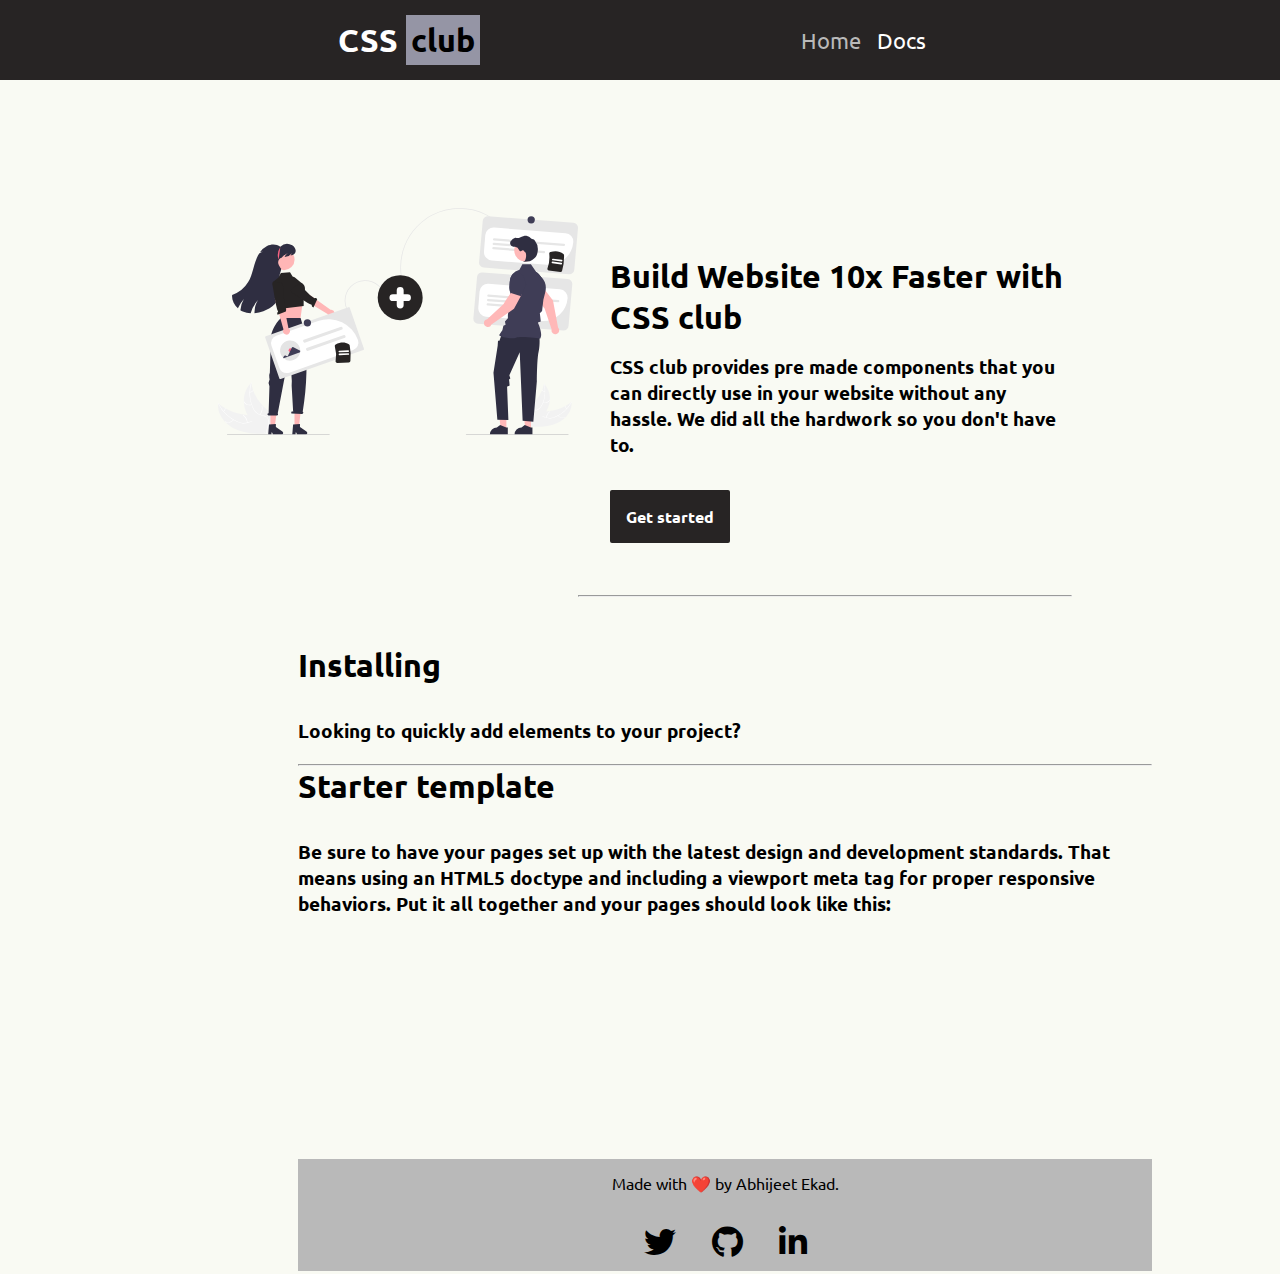
<file: index.html>
<!DOCTYPE html>
<html lang="en">
  <head>
    <meta charset="UTF-8" />
    <meta http-equiv="X-UA-Compatible" content="IE=edge" />
    <meta name="viewport" content="width=device-width, initial-scale=1.0" />
    <title>CSS CLUB</title>
    <link rel="icon" type="image/x-icon" href="/images/favicon.ico" />
    <link
      rel="stylesheet"
      href="https://cdnjs.cloudflare.com/ajax/libs/font-awesome/5.12.1/css/all.min.css"
    />
    <link rel="stylesheet" href="index.css" />
  </head>
  <body>
    <header class="main-page-header">
      <div class="library-name">
        <h3>CSS <span>club</span></h3>
      </div>
      <div class="main-page-icons">
        <p class="active">Home</p>
        <p><a href="/documentation/doc.html">Docs</a></p>
      </div>
    </header>
    <div class="library-content">
      <div class="main-page-content">
        <div><img src="/images/undraw_collaborators_re_hont.svg" /></div>
        <div>
          <h1>Build Website 10x Faster with CSS club</h1>
          <h3>
            CSS club provides pre made components that you can directly use in
            your website without any hassle. We did all the hardwork so you
            don't have to.
          </h3>
          <button class="get-started">
            <a href="/documentation/doc.html">Get started</a>
          </button>
          <br /><br />
          <hr />
        </div>
      </div>
      <div class="installation-info">
        <h1>Installing</h1>
        <h3>Looking to quickly add elements to your project?</h3>
        <br />
        <hr />

        <h1>Starter template</h1>
        <h3>
          Be sure to have your pages set up with the latest design and
          development standards. That means using an HTML5 doctype and including
          a viewport meta tag for proper responsive behaviors. Put it all
          together and your pages should look like this:
        </h3>
        <br />
        <div class="gist">
          <script src="https://gist.github.com/abhijeetekad/e492561f0760d74486970f8ea6cf041e.js"></script>
        </div>
      </div>
      <footer class="footer">
        <p>Made with ❤️ by Abhijeet Ekad.</p>
        <div>
          <i class="fab fa-twitter fa-2x"></i>
          <i class="fab fa-github fa-2x"></i>
          <i class="fab fa-linkedin-in fa-2x"></i>
        </div>
      </footer>
    </div>
  </body>
</html>
</file>
<file: index.css>
@import url("/components/main.css");
@import url("/documentation/doc.css");

button {
  padding: 1rem;
  margin: 5rem;
}
.main-page-header {
  background-color: var(--secondary-color);
  display: flex;
  justify-content: space-evenly;
  align-items: center;
}
.main-page-header .library-name {
  padding-top: 2rem;
}
.main-page-icons {
  color: white;
  display: flex;
  justify-content: center;
  align-items: center;
}
.main-page-icons .active {
  color: var(--primary-color);
}
.main-page-icons p {
  font-size: 22px;
  padding-right: 1rem;
  cursor: pointer;
  transition: 0.3s;
  transition-property: font-size;
}
.main-page-icons p:hover {
  font-size: 32px;
}
.main-page-icons p a {
  text-decoration: none;
  color: white;
}
.library-name h3 {
  color: white;
  margin-bottom: 2rem;
  font-size: 32px;
}
.library-name h3 > span {
  background-color: var(--supplementary-color);
  color: black;
  margin: 0rem;
  padding: 5px;
}
/**********************/
.main-page-content {
  display: flex;
  justify-content: center;
  align-items: flex-start;
  width: 100%;
  margin-top: 5rem;
  margin-left: -5rem;
}
.main-page-content img {
  width: 100%;
  object-fit: cover;
}
.main-page-content h1 {
  margin-top: 3rem;
  margin-left: 2rem;
}
.main-page-content h3 {
  margin-top: 1rem;
  margin-left: 2rem;
}
.get-started {
  border: none;
  font-weight: bold;
  border-radius: 2px;
  background-color: var(--secondary-color);
  color: var(--supplementary-color);
  margin: 2rem;
}
.get-started a {
  text-decoration: none;
  color: white;
  font-size: 1rem;
}
.get-started a:hover {
  color: var(--secondary-color);
}
.get-started:hover {
  background-color: var(--primary-color);
}
/*************************/
.installation-info {
  display: flex;
  flex-direction: column;
  margin-top: 3rem;
  /* line-height: 3rem; */
}
.installation-info h3 {
  margin-top: 2rem;
}
.footer {
  left: 0;
  background-color: var(--primary-color);
  width: 100%;
  bottom: 0;
  padding: 1rem;
  height: 7rem;
  display: flex;
  flex-direction: column;
  justify-content: center;
  align-items: center;
}
.footer p {
  margin: 1rem;
}
.footer i {
  margin: 1rem;
}
@media screen and (max-width: 780px) {
  .main-page-content {
    display: flex;
    flex-direction: column;
    margin-top: 1rem;
    margin-left: -1rem;
  }
  .installation-info h3 {
    margin-top: 2rem;
  }
}
</file>
